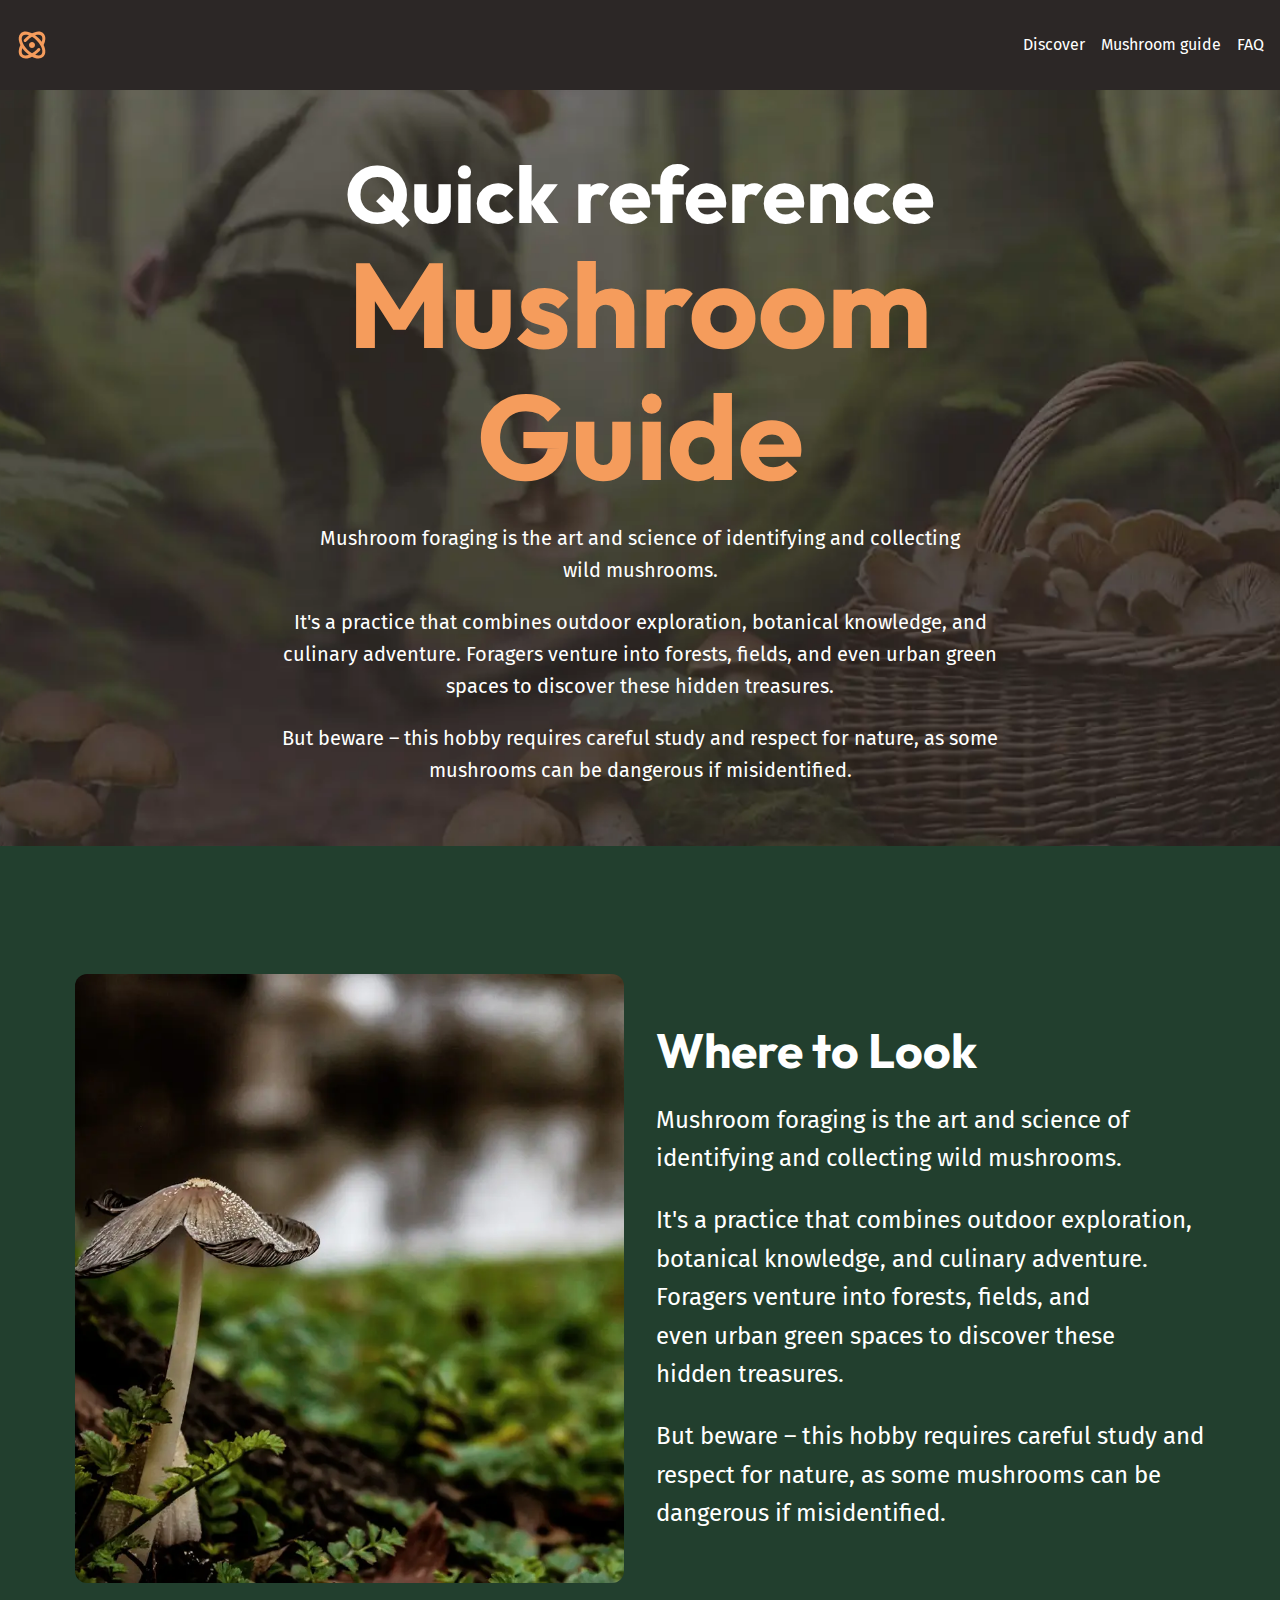
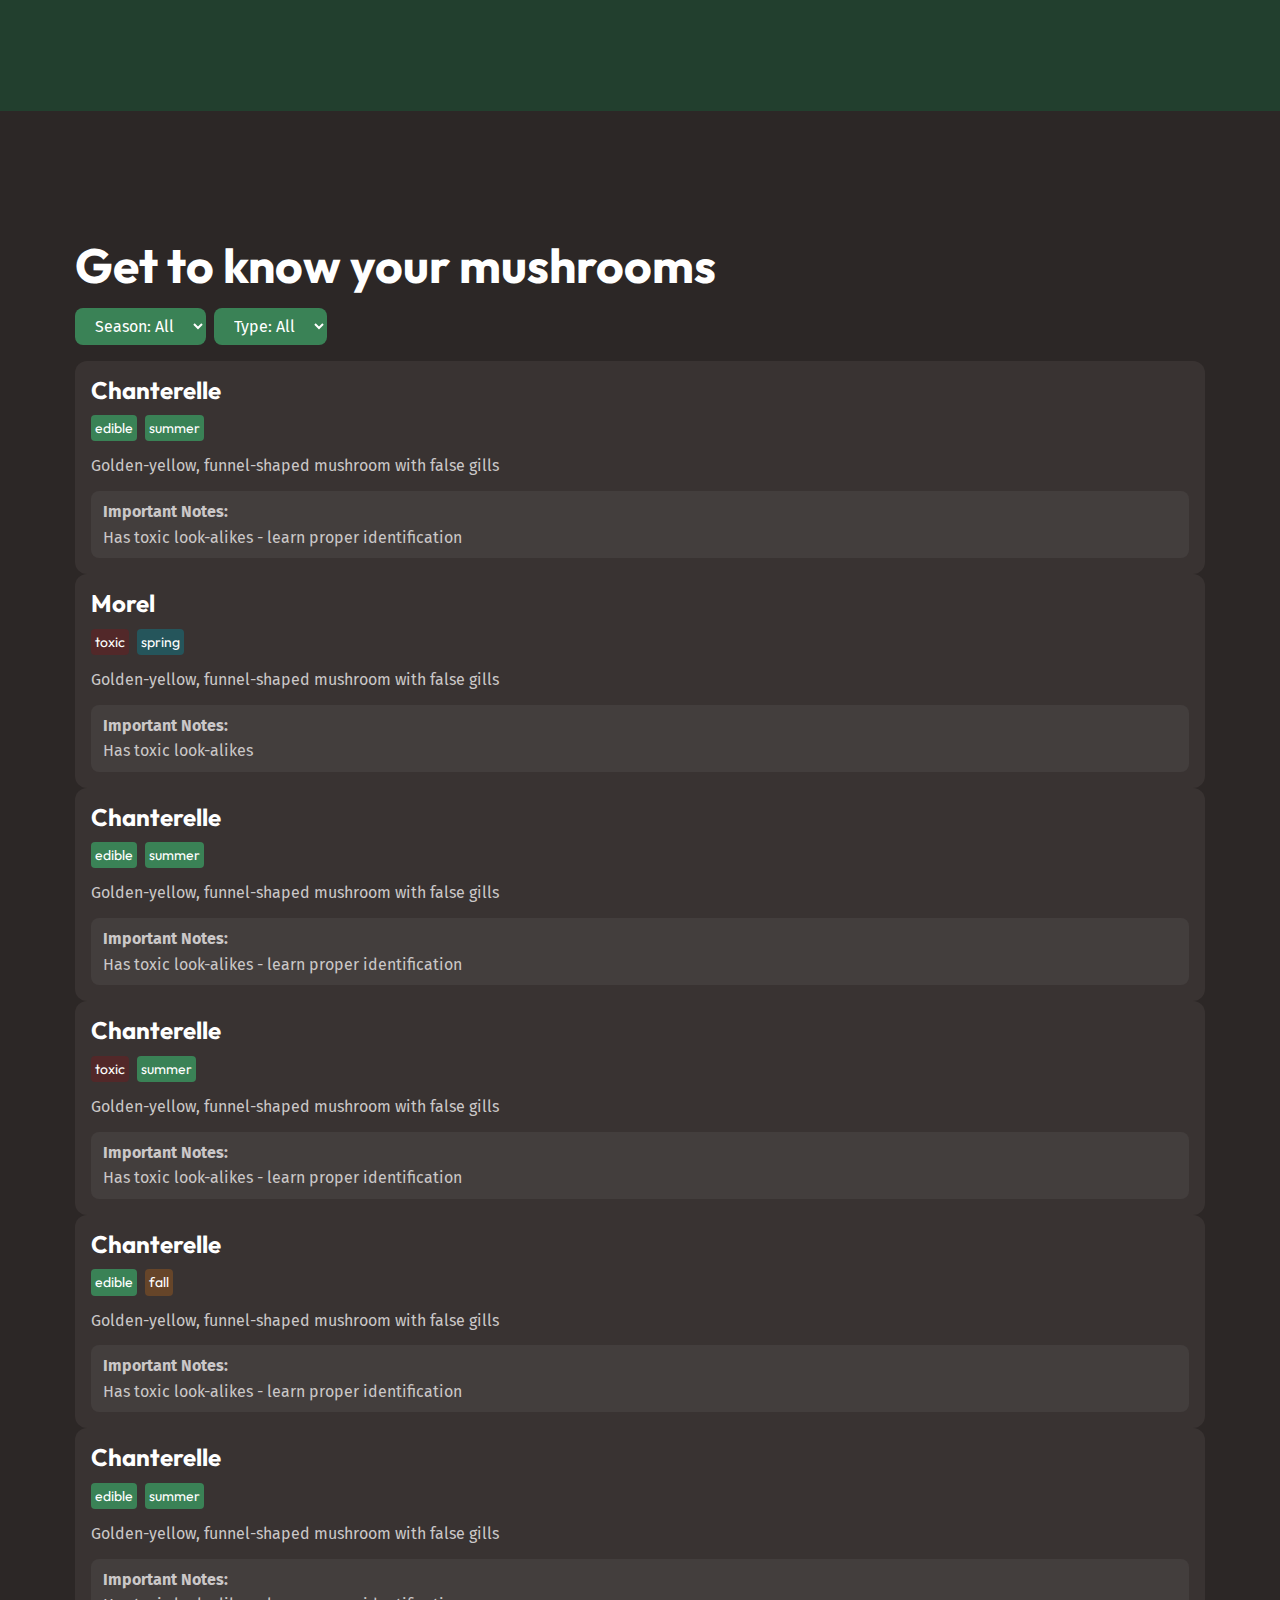
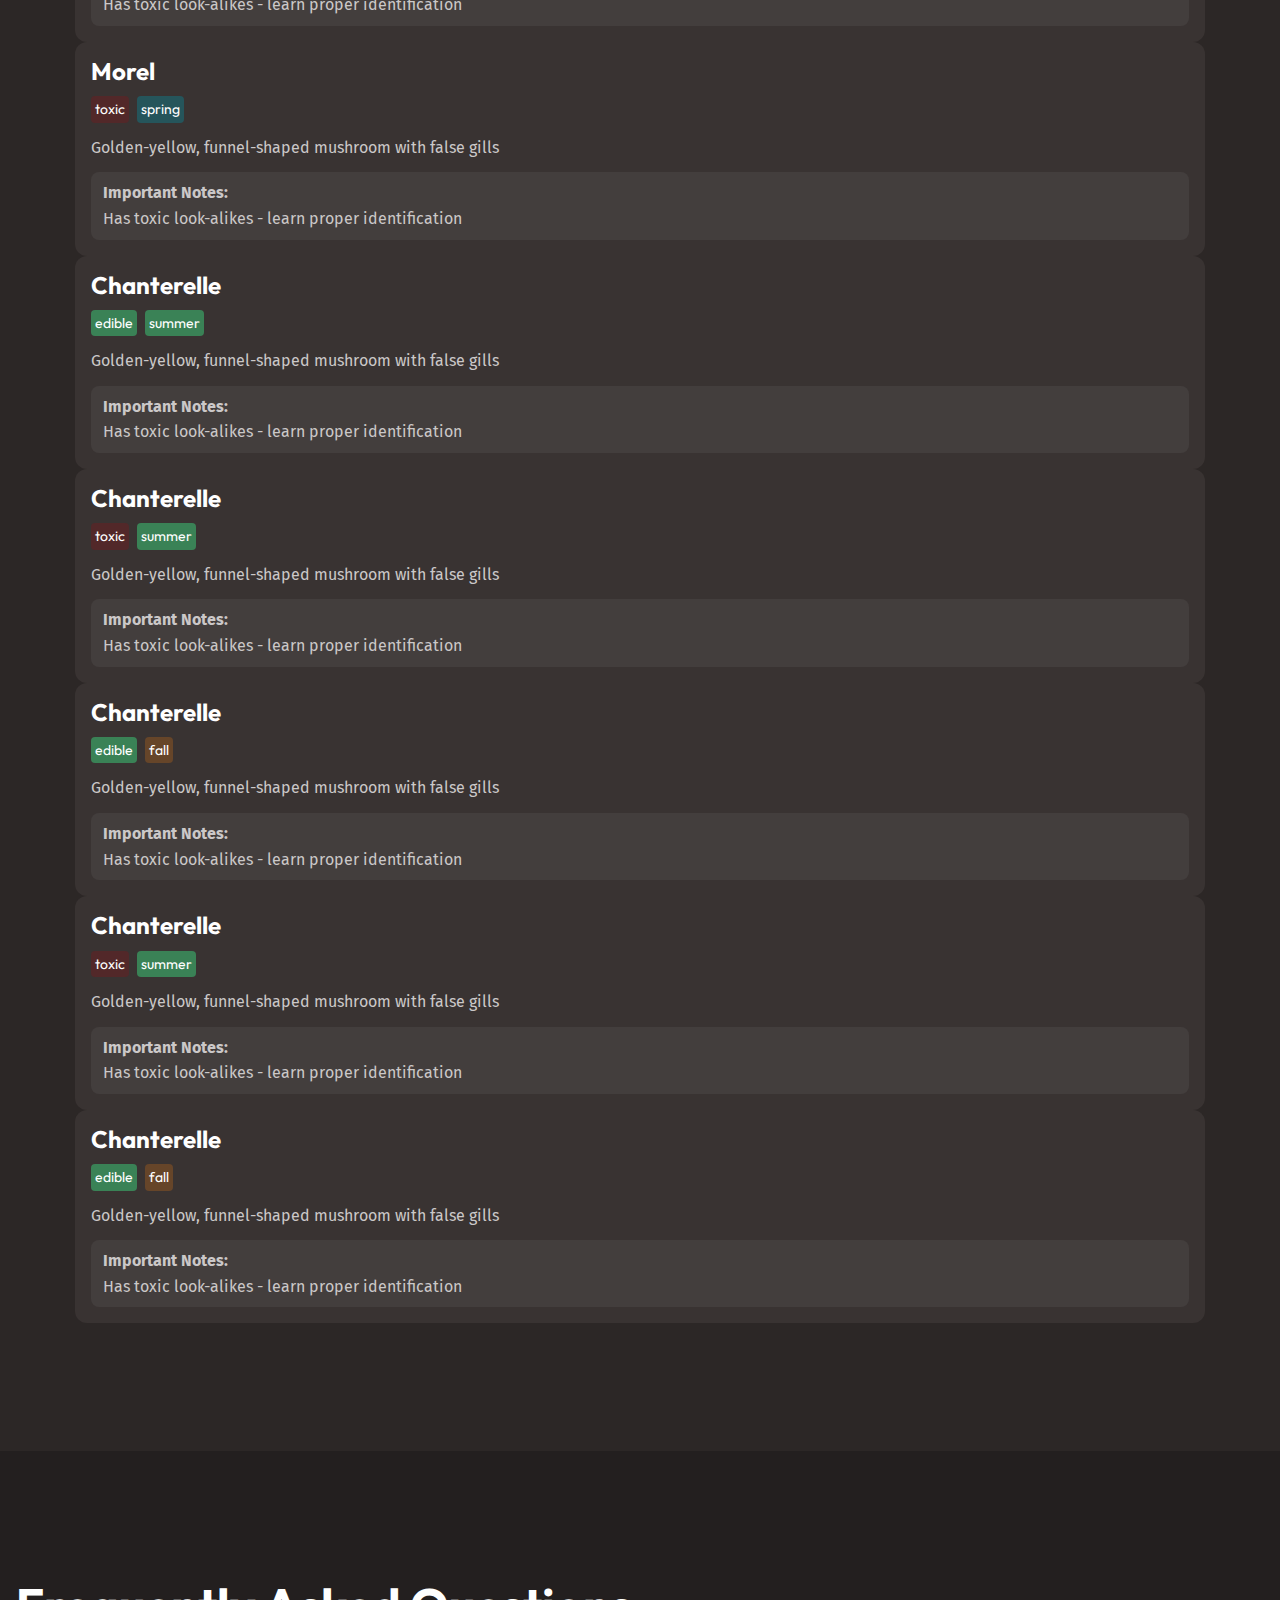
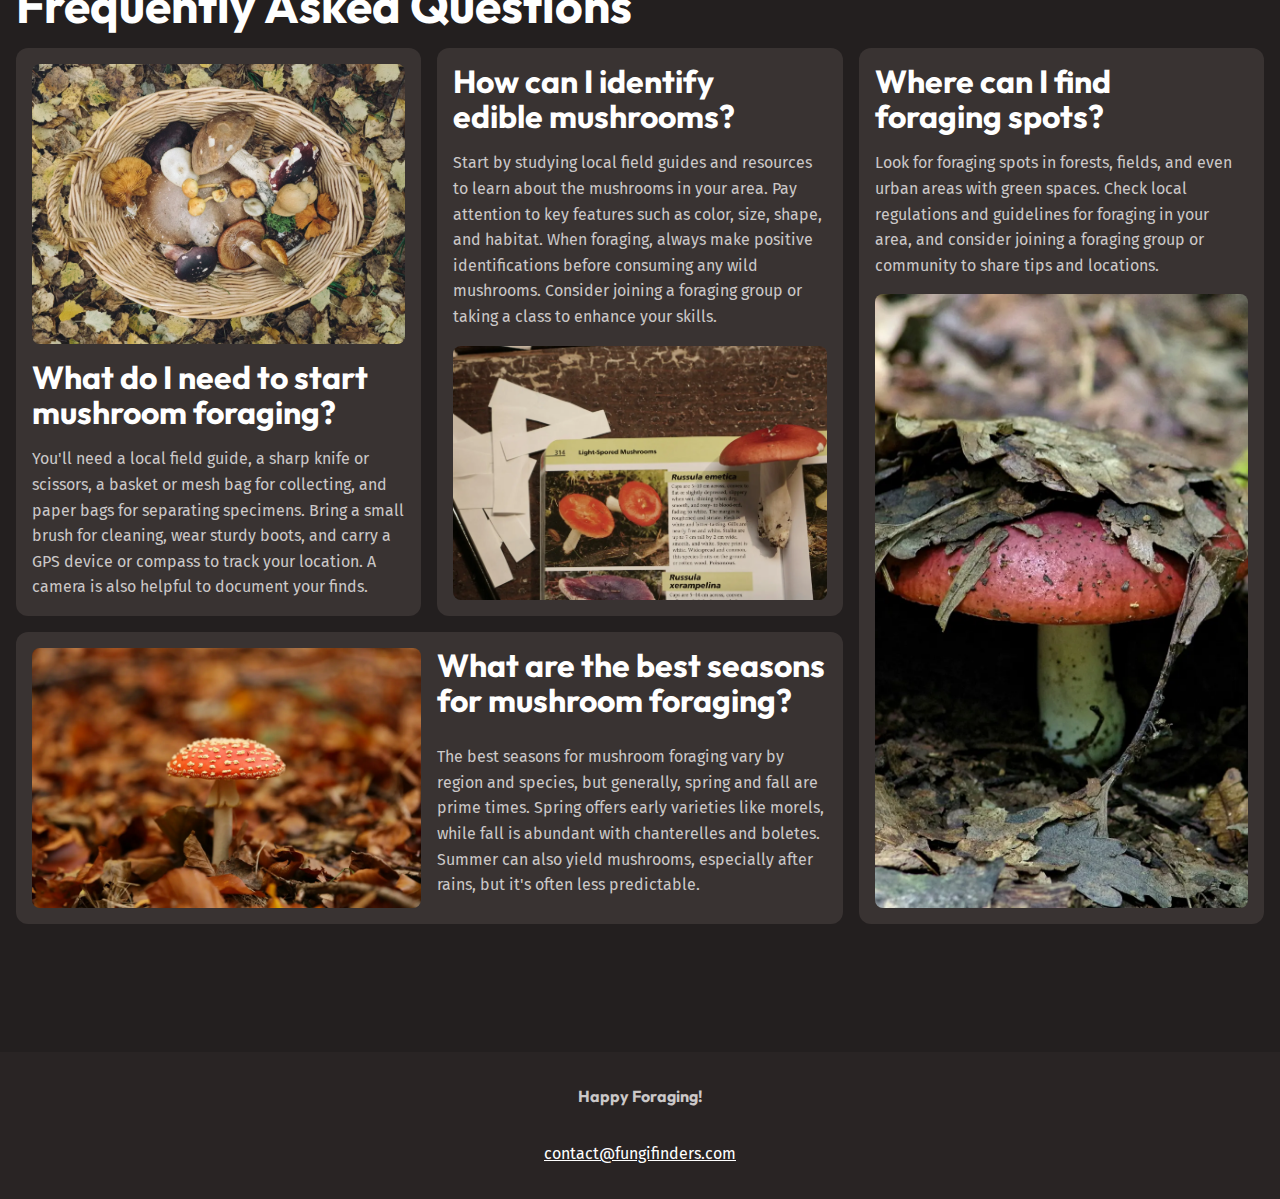
<file: mushroom-guide.html>
<!DOCTYPE html>
<html lang="en">
  <head>
    <meta charset="UTF-8" />
    <meta name="viewport" content="width=device-width, initial-scale=1.0" />
    <title>Fungi Finders</title>
    <link rel="icon" type="image/svg+xml" href="/resources/svg/logomark.svg" />
    <link rel="stylesheet" href="styles.css" />
    <link rel="preconnect" href="https://fonts.googleapis.com" />
    <link rel="preconnect" href="https://fonts.gstatic.com" crossorigin />
    <link
      href="https://fonts.googleapis.com/css2?family=Fira+Sans:wght@400;700&family=Outfit:wght@100..900&display=swap"
      rel="stylesheet"
    />
    <script src="main.js" defer></script>
  </head>
  <body>
    <a href="#main" class="skip-to-main">Skip to main content</a>
    <header class="site-header">
      <div class="wrapper wide">
        <div class="site-header__inner">
          <img src="/resources/svg/logomark.svg" alt="" />
          <button aria-controls="primary-nav" aria-expanded="false">
            <span class="visually-hidden">Menu</span>
            <img src="/resources/svg/hamburger.svg" alt="" />
          </button>
          <nav id="primary-nav" class="primary-navigation">
            <ul>
              <li><a href="/">Discover</a></li>
              <li><a href="/mushroom-guide.html">Mushroom guide</a></li>
              <li><a href="/mushroom-guide.html#faq">FAQ</a></li>
            </ul>
          </nav>
        </div>
      </div>
    </header>

    <main id="main">
      <section class="hero" data-padding="compact">
        <div class="wrapper narrow flow">
          <h1 class="hero__title">
            Quick reference <span>Mushroom Guide</span>
          </h1>
          <div class="flow">
            <p>
              Mushroom foraging is the art and science of identifying and
              collecting wild mushrooms.
            </p>
            <p>
              It's a practice that combines outdoor exploration, botanical
              knowledge, and culinary adventure. Foragers venture into forests,
              fields, and even urban green spaces to discover these hidden
              treasures.
            </p>
            <p>
              But beware – this hobby requires careful study and respect for
              nature, as some mushrooms can be dangerous if misidentified.
            </p>
          </div>
        </div>
      </section>

      <!-- where to look -->
      <section class="background-accent-dark section">
        <div class="wrapper">
          <div class="equal-columns" data-alignment="center" data-gap="large">
            <div>
              <img src="resources/webp/where-to-look.webp" alt="" />
            </div>
            <div class="flow font-size-lg text-high-contrast">
              <h2 class="section-title">Where to Look</h2>
              <p>
                Mushroom foraging is the art and science of identifying and
                collecting wild mushrooms.
              </p>
              <p>
                It's a practice that combines outdoor exploration, botanical
                knowledge, and culinary adventure. Foragers venture into
                forests, fields, and even urban green spaces to discover these
                hidden treasures.
              </p>
              <p>
                But beware – this hobby requires careful study and respect for
                nature, as some mushrooms can be dangerous if misidentified.
              </p>
            </div>
          </div>
        </div>
      </section>

      <section class="mushroom-guide section">
        <div class="wrapper">
          <div class="flow">
            <h2 class="section-title">Get to know your mushrooms</h2>
            <div class="flex-group">
              <select>
                <option value="all">Season: All</option>
                <option value="spring">Spring</option>
                <option value="summer">Summer</option>
                <option value="fall">Fall</option>
              </select>
              <select name="" id="">
                <option value="all">Type: All</option>
                <option value="edible">Edible</option>
                <option value="toxic">Toxic</option>
              </select>
            </div>

            <!-- grid of mushrooms -->
            <div class="grid-auto-fit">
              <div class="card">
                <h3 class="card__title">Chanterelle</h3>
                <ul
                  class="tag-list"
                  role="list"
                  aria-label="mushroom characteristics"
                >
                  <li data-edible="edible">
                    <span class="visually-hidden">This mushroom is </span>
                    edible
                  </li>
                  <li data-season="summer">
                    <span class="visually-hidden"
                      >Best season to harvest this mushroom is
                    </span>
                    summer
                  </li>
                </ul>
                <p>Golden-yellow, funnel-shaped mushroom with false gills</p>
                <div class="card__note">
                  <strong>Important Notes: </strong>
                  <p>Has toxic look-alikes - learn proper identification</p>
                </div>
              </div>
              <div class="card">
                <h3 class="card__title">Morel</h3>
                <ul
                  class="tag-list"
                  role="list"
                  aria-label="mushroom characteristics"
                >
                  <li data-edible="toxic">
                    <span class="visually-hidden">This mushroom is </span>
                    toxic
                  </li>
                  <li data-season="spring">
                    <span class="visually-hidden"
                      >Best season to harvest this mushroom is
                    </span>
                    spring
                  </li>
                </ul>
                <p>Golden-yellow, funnel-shaped mushroom with false gills</p>
                <div class="card__note">
                  <strong>Important Notes: </strong>
                  <p>Has toxic look-alikes</p>
                </div>
              </div>
              <div class="card">
                <h3 class="card__title">Chanterelle</h3>
                <ul
                  class="tag-list"
                  role="list"
                  aria-label="mushroom characteristics"
                >
                  <li data-edible="edible">
                    <span class="visually-hidden">This mushroom is </span>
                    edible
                  </li>
                  <li data-season="summer">
                    <span class="visually-hidden"
                      >Best season to harvest this mushroom is
                    </span>
                    summer
                  </li>
                </ul>
                <p>Golden-yellow, funnel-shaped mushroom with false gills</p>
                <div class="card__note">
                  <strong>Important Notes: </strong>
                  <p>Has toxic look-alikes - learn proper identification</p>
                </div>
              </div>
              <div class="card">
                <h3 class="card__title">Chanterelle</h3>
                <ul
                  class="tag-list"
                  role="list"
                  aria-label="mushroom characteristics"
                >
                  <li data-edible="toxic">
                    <span class="visually-hidden">This mushroom is </span>
                    toxic
                  </li>
                  <li data-season="summer">
                    <span class="visually-hidden"
                      >Best season to harvest this mushroom is
                    </span>
                    summer
                  </li>
                </ul>
                <p>Golden-yellow, funnel-shaped mushroom with false gills</p>
                <div class="card__note">
                  <strong>Important Notes: </strong>
                  <p>Has toxic look-alikes - learn proper identification</p>
                </div>
              </div>
              <div class="card">
                <h3 class="card__title">Chanterelle</h3>
                <ul
                  class="tag-list"
                  role="list"
                  aria-label="mushroom characteristics"
                >
                  <li data-edible="edible">
                    <span class="visually-hidden">This mushroom is </span>
                    edible
                  </li>
                  <li data-season="fall">
                    <span class="visually-hidden"
                      >Best season to harvest this mushroom is
                    </span>
                    fall
                  </li>
                </ul>
                <p>Golden-yellow, funnel-shaped mushroom with false gills</p>
                <div class="card__note">
                  <strong>Important Notes: </strong>
                  <p>Has toxic look-alikes - learn proper identification</p>
                </div>
              </div>
              <div class="card">
                <h3 class="card__title">Chanterelle</h3>
                <ul
                  class="tag-list"
                  role="list"
                  aria-label="mushroom characteristics"
                >
                  <li data-edible="edible">
                    <span class="visually-hidden">This mushroom is </span>
                    edible
                  </li>
                  <li data-season="summer">
                    <span class="visually-hidden"
                      >Best season to harvest this mushroom is
                    </span>
                    summer
                  </li>
                </ul>
                <p>Golden-yellow, funnel-shaped mushroom with false gills</p>
                <div class="card__note">
                  <strong>Important Notes: </strong>
                  <p>Has toxic look-alikes - learn proper identification</p>
                </div>
              </div>
              <div class="card">
                <h3 class="card__title">Morel</h3>
                <ul
                  class="tag-list"
                  role="list"
                  aria-label="mushroom characteristics"
                >
                  <li data-edible="toxic">
                    <span class="visually-hidden">This mushroom is </span>
                    toxic
                  </li>
                  <li data-season="spring">
                    <span class="visually-hidden"
                      >Best season to harvest this mushroom is
                    </span>
                    spring
                  </li>
                </ul>
                <p>Golden-yellow, funnel-shaped mushroom with false gills</p>
                <div class="card__note">
                  <strong>Important Notes: </strong>
                  <p>Has toxic look-alikes - learn proper identification</p>
                </div>
              </div>
              <div class="card">
                <h3 class="card__title">Chanterelle</h3>
                <ul
                  class="tag-list"
                  role="list"
                  aria-label="mushroom characteristics"
                >
                  <li data-edible="edible">
                    <span class="visually-hidden">This mushroom is </span>
                    edible
                  </li>
                  <li data-season="summer">
                    <span class="visually-hidden"
                      >Best season to harvest this mushroom is
                    </span>
                    summer
                  </li>
                </ul>
                <p>Golden-yellow, funnel-shaped mushroom with false gills</p>
                <div class="card__note">
                  <strong>Important Notes: </strong>
                  <p>Has toxic look-alikes - learn proper identification</p>
                </div>
              </div>
              <div class="card">
                <h3 class="card__title">Chanterelle</h3>
                <ul
                  class="tag-list"
                  role="list"
                  aria-label="mushroom characteristics"
                >
                  <li data-edible="toxic">
                    <span class="visually-hidden">This mushroom is </span>
                    toxic
                  </li>
                  <li data-season="summer">
                    <span class="visually-hidden"
                      >Best season to harvest this mushroom is
                    </span>
                    summer
                  </li>
                </ul>
                <p>Golden-yellow, funnel-shaped mushroom with false gills</p>
                <div class="card__note">
                  <strong>Important Notes: </strong>
                  <p>Has toxic look-alikes - learn proper identification</p>
                </div>
              </div>
              <div class="card">
                <h3 class="card__title">Chanterelle</h3>
                <ul
                  class="tag-list"
                  role="list"
                  aria-label="mushroom characteristics"
                >
                  <li data-edible="edible">
                    <span class="visually-hidden">This mushroom is </span>
                    edible
                  </li>
                  <li data-season="fall">
                    <span class="visually-hidden"
                      >Best season to harvest this mushroom is
                    </span>
                    fall
                  </li>
                </ul>
                <p>Golden-yellow, funnel-shaped mushroom with false gills</p>
                <div class="card__note">
                  <strong>Important Notes: </strong>
                  <p>Has toxic look-alikes - learn proper identification</p>
                </div>
              </div>
              <div class="card">
                <h3 class="card__title">Chanterelle</h3>
                <ul
                  class="tag-list"
                  role="list"
                  aria-label="mushroom characteristics"
                >
                  <li data-edible="toxic">
                    <span class="visually-hidden">This mushroom is </span>
                    toxic
                  </li>
                  <li data-season="summer">
                    <span class="visually-hidden"
                      >Best season to harvest this mushroom is
                    </span>
                    summer
                  </li>
                </ul>
                <p>Golden-yellow, funnel-shaped mushroom with false gills</p>
                <div class="card__note">
                  <strong>Important Notes: </strong>
                  <p>Has toxic look-alikes - learn proper identification</p>
                </div>
              </div>
              <div class="card">
                <h3 class="card__title">Chanterelle</h3>
                <ul
                  class="tag-list"
                  role="list"
                  aria-label="mushroom characteristics"
                >
                  <li data-edible="edible">
                    <span class="visually-hidden">This mushroom is </span>
                    edible
                  </li>
                  <li data-season="fall">
                    <span class="visually-hidden"
                      >Best season to harvest this mushroom is
                    </span>
                    fall
                  </li>
                </ul>
                <p>Golden-yellow, funnel-shaped mushroom with false gills</p>
                <div class="card__note">
                  <strong>Important Notes: </strong>
                  <p>Has toxic look-alikes - learn proper identification</p>
                </div>
              </div>
            </div>
          </div>
        </div>
      </section>

      <!-- faq -->
      <section id="faq" class="background-extra-dark section">
        <div class="wrapper wide flow">
          <h2 class="section-title">Frequently Asked Questions</h2>
          <div class="faq-bento">
            <div class="card">
              <img src="/resources/webp/start-foraging.webp" alt="" />
              <h3 class="card__title">
                What do I need to start mushroom foraging?
              </h3>
              <p>
                You'll need a local field guide, a sharp knife or scissors, a
                basket or mesh bag for collecting, and paper bags for separating
                specimens. Bring a small brush for cleaning, wear sturdy boots,
                and carry a GPS device or compass to track your location. A
                camera is also helpful to document your finds.
              </p>
            </div>
            <div class="card">
              <img src="/resources/webp/identify-mushrooms.webp" alt="" />
              <h3 class="card__title">How can I identify edible mushrooms?</h3>
              <p>
                Start by studying local field guides and resources to learn
                about the mushrooms in your area. Pay attention to key features
                such as color, size, shape, and habitat. When foraging, always
                make positive identifications before consuming any wild
                mushrooms. Consider joining a foraging group or taking a class
                to enhance your skills.
              </p>
            </div>
            <div class="card">
              <img src="/resources/webp/best-seasons.webp" alt="" />
              <h3 class="card__title">
                What are the best seasons for mushroom foraging?
              </h3>
              <p>
                The best seasons for mushroom foraging vary by region and
                species, but generally, spring and fall are prime times. Spring
                offers early varieties like morels, while fall is abundant with
                chanterelles and boletes. Summer can also yield mushrooms,
                especially after rains, but it's often less predictable.
              </p>
            </div>
            <div class="card">
              <img src="/resources/webp/where-to-find.webp" alt="" />
              <h3 class="card__title">Where can I find foraging spots?</h3>
              <p>
                Look for foraging spots in forests, fields, and even urban areas
                with green spaces. Check local regulations and guidelines for
                foraging in your area, and consider joining a foraging group or
                community to share tips and locations.
              </p>
            </div>
          </div>
        </div>
      </section>
    </main>

    <footer class="site-footer">
      <p class="site-footer__title">Happy Foraging!</p>
      <a href="mailto:contact@fungifinders.com">contact@fungifinders.com</a>
    </footer>
  </body>
</html>
</file>
<file: styles.css>
/* Sets order of layers */
@layer reset, base, layout, components, utilities;

@view-transition {
  navigation: auto;
}

/* Base styles */
@layer base {
  :root {
    /* colors */
    --clr-white: hsl(0, 0%, 100%);
    --clr-gray-100: hsl(0, 2%, 79%);
    --clr-brand-400: hsl(25, 88%, 75%);
    --clr-brand-500: hsl(25, 88%, 66%);
    --clr-green-400: hsl(143, 19%, 49%);
    --clr-green-500: hsl(143, 38%, 37%);
    --clr-green-600: hsl(145, 29%, 19%);

    --clr-brown-100: hsl(10, 5%, 90%);
    --clr-brown-200: hsl(9, 7%, 85%);
    --clr-brown-300: hsl(9, 8%, 75%);
    --clr-brown-400: hsl(0, 6%, 60%);

    --clr-brown-500: hsl(10, 5%, 25%);
    --clr-brown-600: hsl(9, 7%, 21%);
    --clr-brown-700: hsl(9, 8%, 16%);
    --clr-brown-800: hsl(0, 6%, 15%);
    --clr-brown-900: hsl(0, 6%, 13%);

    --clr-orange-500: hsl(28, 43%, 28%);
    --clr-red-500: hsl(359, 34%, 24%);
    --clr-teal-500: hsl(186, 42%, 25%);

    /* border radius */
    --border-radius-1: 0.25rem;
    --border-radius-2: 0.5rem;
    --border-radius-3: 0.75rem;

    /* fonts */
    --ff-body: "Fira Sans", sans-serif;
    --ff-heading: "Outfit", sans-serif;

    --fs-300: 0.875rem;
    --fs-400: 1rem;
    --fs-500: 1.125rem;
    --fs-600: 1.25rem;
    --fs-700: 1.5rem;
    --fs-800: 2rem;
    --fs-900: 3.75rem;
    --fs-1000: 3.75rem;

    @media (width > 760px) {
      --fs-300: 0.875rem;
      --fs-400: 1rem;
      --fs-500: 1.25rem;
      --fs-600: 1.5rem;
      --fs-700: 2rem;
      --fs-800: 3rem;
      --fs-900: 5rem;
      --fs-1000: 7.5rem;
    }

    /* semantics */
    --text-main: var(--clr-gray-100);
    --text-high-contrast: var(--clr-white);
    --text-brand: var(--clr-brand-500);
    --text-brand-light: var(--clr-brand-400);

    --background-accent-light: var(--clr-green-400);
    --background-accent-main: var(--clr-green-500);
    --background-accent-dark: var(--clr-green-600);

    --background-extra-light: var(--clr-brown-500);
    --background-light: var(--clr-brown-600);
    --background-main: var(--clr-brown-700);
    --background-dark: var(--clr-brown-800);
    --background-extra-dark: var(--clr-brown-900);

    --font-size-heading-sm: var(--fs-700);
    --font-size-heading-regular: var(--fs-800);
    --font-size-heading-lg: var(--fs-900);
    --font-size-heading-xl: var(--fs-1000);

    --font-size-sm: var(--fs-300);
    --font-size-regular: var(--fs-400);
    --font-size-md: var(--fs-500);
    --font-size-lg: var(--fs-600);
  }

  html {
    font-family: var(--ff-body);
    line-height: 1.6;
  }

  body {
    font-size: var(--font-size-regular);
    color: var(--text-main);
    background-color: var(--background-main);
  }

  h1,
  h2,
  h3,
  h4 {
    font-family: var(--ff-heading);
    color: var(--text-high-contrast);
  }

  a {
    color: var(--text-high-contrast);
  }

  a:hover,
  a:focus-visible {
    color: var(--text-brand-light);
  }

  h1 {
    font-size: var(--font-size-heading-xl);
  }

  img {
    border-radius: var(--border-radius-3);
  }

  section {
    padding-block: 3.75rem;

    @media (width > 760px) {
      padding-block: 8rem;

      &[data-padding="compact"] {
        padding-block: 3.75rem;
      }
    }
  }
}

@layer layout {
  .flex-group {
    display: flex;
    flex-wrap: wrap;
    gap: 0.5rem;
  }

  .flow > :where(:not(:first-child)) {
    margin-top: var(--flow-spacer, 1em);
  }

  .grid-flow {
    display: grid;
    gap: var(--grid-flow-gap, 1rem);
  }

  .grid-auto-fill {
    --auto-fit-min-column-size: 250px;
    display: grid;
    gap: 1rem;
    grid-template-columns: repeat(
      auto-fill,
      minmax(min(var(--auto-fit-min-column-size), 100%), 1fr)
    );
  }

  .equal-columns {
    display: grid;
    gap: var(--equal-columns-gap, 1rem);
    align-items: var(--equal-columns-vertical-alignment, stretch);

    @media (width > 760px) {
      grid-auto-flow: column;
      grid-auto-columns: 1fr;
    }

    &[data-gap="large"] {
      --equal-columns-gap: 2rem;
    }

    &[data-alignment="center"] {
      --equal-columns-vertical-alignment: center;
    }
  }

  .wrapper {
    max-width: 1130px;
    margin-inline: auto;
    padding-inline: 1rem;

    /* to prevent padding from affecting the width */
    box-sizing: content-box;
  }

  & .wide {
    max-width: 1330px;
  }

  & .narrow {
    max-width: 720px;
  }
}

@layer components {
  .skip-to-main {
    position: absolute;
    top: 1rem;
    left: 1rem;
    padding: 1rem;
    background: var(--background-accent-main);
    border-radius: var(--border-radius-2);
  }

  .skip-to-main:not(:focus) {
    clip: rect(0 0 0 0);
    clip-path: inset(50%);
    height: 1px;
    width: 1px;
    overflow: hidden;
    white-space: nowrap;
  }

  .site-header {
    padding-block: 1rem;

    overflow-x: clip;
    position: relative;
  }

  .site-header__inner {
    display: flex;
    gap: 0.5rem 1rem;
    flex-wrap: wrap;
    justify-content: space-between;
  }

  [aria-controls="primary-nav"] {
    display: none;

    @media (width < 760px) {
      display: block;
      z-index: 100;
      cursor: pointer;
      background: transparent;
      border: 0;
    }

    img {
      border-radius: unset;
    }
  }

  .primary-navigation {
    ul {
      display: flex;
      flex-wrap: wrap;
      gap: 0.5rem 1rem;
      list-style: none;
    }

    a {
      text-decoration: none;
    }

    @media (width < 760px) {
      display: none;
      opacity: 0;
      transition: opacity 0.2s, display 0.2s, translate 0.3s;
      transition-behavior: allow-discrete;
      translate: 100% 0%;

      position: absolute;
      z-index: 10;
      top: 0;
      right: 0;
      font-size: var(--font-size-lg);
      font-weight: 700;
      font-family: var(--ff-heading);
      background-color: var(--background-accent-main);
      padding: 1.5rem;
      border-radius: 0 0 0 var(--border-radius-3);

      ul {
        gap: 0;
        flex-direction: column;
        padding-left: 0;
        margin-block: 0;
      }

      li {
        --delay: 0.2s;
        translate: 50%;
        transition: translate 0.2s var(--delay), opacity 0.2s var(--delay);
      }

      li:nth-child(2) {
        --delay: 0.3s;
      }

      li:nth-child(3) {
        --delay: 0.4s;
      }

      li:not(:first-child) {
        margin-block-start: 1rem;
        padding-block-start: 1rem;
        border-top: 2px solid var(--background-accent-light);
      }

      [aria-expanded="true"] ~ & {
        display: block;
        opacity: 1;
        translate: 0 0;

        @starting-style {
          opacity: 0;
          translate: 0 -30%;
        }

        li {
          opacity: 1;
          translate: 0 0;

          @starting-style {
            opacity: 0;
            translate: 50% 0%;
          }
        }
      }
    }
  }

  .site-footer {
    text-align: center;
    background-color: var(--background-dark);
    padding-block: 2rem;
    display: grid;
    gap: 2rem;

    a {
      color: var(--text-high-contrast);
    }

    a:hover,
    a:focus-visible {
      color: var(--text-brand-light);
    }
  }

  .site-footer__title {
    font-size: var(--font-size-heading-md);
    font-family: var(--ff-heading);
    font-weight: 700;
  }

  .hero {
    text-align: center;
    font-size: var(--font-size-md);
    color: var(--text-high-contrast);
    background-image: url(/resources/webp/hero.webp);
    background-size: cover;
    background-position: center;

    animation: fade-out forwards;
    animation-timeline: view();
    animation-range-start: exit;
  }

  .hero__title {
    font-size: var(--font-size-heading-lg);

    span {
      font-size: var(--font-size-heading-xl);
      color: var(--text-brand);
      display: block;
    }
  }

  .faq-bento {
    --card-title-color: var(--text-high-contrast);

    display: grid;
    gap: 1rem;
    grid-template-areas:
      "card-one"
      "card-two"
      "card-three"
      "card-four";

    @media (width > 600px) {
      grid-template-areas:
        "card-one card-two"
        "card-three card-four";
    }

    @media (width > 900px) {
      grid-template-columns: repeat(3, 1fr);
      grid-template-areas:
        "card-one card-two card-four"
        "card-three card-three card-four";
    }

    .card > img {
      height: 100%;
      object-fit: cover;
    }

    @media (width > 600px) {
      .card:nth-child(even) > img {
        order: 3;
      }
    }

    .card:nth-child(1) {
      grid-area: card-one;
    }
    .card:nth-child(2) {
      grid-area: card-two;
    }
    .card:nth-child(3) {
      grid-area: card-three;

      @media (width > 900px) {
        display: grid;
        grid-template-columns: 1fr 1fr;
      }

      img {
        grid-column: 1 / 2;
        grid-row: 1 / 3;
      }
    }
    .card:nth-child(4) {
      grid-area: card-four;
    }
  }

  .mushroom-guide {
    --card-title-font-size: var(--font-size-lg);
    --card-title-color: var(--text-high-contrast);
    --card-gap: 0.75rem;
  }

  .card {
    display: flex;
    flex-direction: column;
    gap: var(--card-gap, 1rem);
    padding: 1rem;
    background-color: var(--background-light);
    border-radius: var(--border-radius-3);

    img {
      border-radius: var(--border-radius-2);
    }
  }

  .card__title {
    font-size: var(--card-title-font-size, var(--font-size-heading-sm));
    color: var(--card-title-color, var(--text-brand));
  }

  .card__note {
    margin-block-start: auto;
    background-color: var(--background-extra-light);
    padding: 0.5rem 0.75rem;
    border-radius: var(--border-radius-2);
  }

  .tag-list {
    display: flex;
    flex-wrap: wrap;
    gap: 0.5rem;

    li {
      font-family: var(--ff-heading);
      color: var(--text-high-contrast);
      font-size: var(--font-size-sm);
      padding: 0.125rem 0.25rem;
      background-color: var(--tag-bg, red);
      border-radius: var(--border-radius-1);
    }

    [data-edible="edible"] {
      --tag-bg: var(--background-accent-main);
    }
    [data-edible="toxic"] {
      --tag-bg: var(--clr-red-500);
    }
    [data-season="summer"] {
      --tag-bg: var(--background-accent-main);
    }
    [data-season="spring"] {
      --tag-bg: var(--clr-teal-500);
    }
    [data-season="fall"] {
      --tag-bg: var(--clr-orange-500);
    }
  }

  .button {
    display: inline-flex;
    font-size: var(--font-size-md);
    text-decoration: none;
    cursor: pointer;
    padding: 0.5em 1em;
    background-color: var(--background-accent-main);
    font-family: var(--ff-heading);
    font-weight: 700;
    border-radius: var(--border-radius-2);
  }

  .button:hover,
  .button:focus-visible {
    color: var(--text-high-contrast);
    background-color: var(--background-accent-light);
  }

  select {
    padding: 0.5rem 1rem;
    background-color: var(--background-accent-main);
    border: 0;
    border-radius: var(--border-radius-2);
    color: var(--text-high-contrast);
  }
}

/* Reset styles */
@layer reset {
  *,
  *::before,
  *::after {
    box-sizing: border-box;
  }

  /* https://kilianvalkhof.com/2022/css-html/your-css-reset-needs-text-size-adjust-probably/ */
  html {
    -moz-text-size-adjust: none;
    -webkit-text-size-adjust: none;
    text-size-adjust: none;
    scroll-padding: 3rem;
  }

  @media (prefers-reduced-motion: no-preference) {
    html {
      scroll-behavior: smooth;
    }
  }

  body,
  h1,
  h2,
  h3,
  h4,
  p,
  figure,
  blockquote,
  dl,
  dd {
    margin: 0;
  }

  /* https://www.scottohara.me/blog/2019/01/12/lists-and-safari.html */
  [role="list"] {
    list-style: none;
    margin: 0;
    padding: 0;
  }

  body {
    min-block-size: 100vh;
    line-height: 1.6;
  }

  h1,
  h2,
  h3,
  button,
  input,
  label {
    line-height: 1.1;
  }

  h1,
  h2,
  h3,
  h4 {
    text-wrap: balance;
  }

  p,
  li {
    text-wrap: pretty;
  }

  img,
  picture {
    max-inline-size: 100%;
    display: block;
  }

  input,
  button,
  textarea,
  select {
    font: inherit;
  }
}

/* Utility */
@layer utilities {
  [hidden] {
    display: none;
  }

  .resizing * {
    transition: none;
    animation: paused;
  }

  .visually-hidden {
    clip: rect(0 0 0 0);
    clip-path: inset(50%);
    height: 1px;
    overflow: hidden;
    position: absolute;
    white-space: nowrap;
    width: 1px;
  }

  .text-main {
    color: var(--text-main);
  }
  .text-high-contrast {
    color: var(--text-high-contrast);
  }
  .text-brand {
    color: var(--text-brand);
  }
  .text-brand-light {
    color: var(--text-brand-light);
  }

  .background-accent-light {
    background-color: var(--background-accent-light);
  }
  .background-accent-main {
    background-color: var(--background-accent-main);
  }
  .background-accent-dark {
    background-color: var(--background-accent-dark);
  }

  .background-extra-light {
    background-color: var(--background-extra-light);
  }
  .background-light {
    background-color: var(--background-light);
  }
  .background-main {
    background-color: var(--background-main);
  }
  .background-dark {
    background-color: var(--background-dark);
  }
  .background-extra-dark {
    background-color: var(--background-extra-dark);
  }

  .font-size-heading-sm {
    font-size: var(--font-size-heading-sm);
  }
  .font-size-heading-regular {
    font-size: var(--font-size-heading-regular);
  }
  .font-size-heading-lg {
    font-size: var(--font-size-heading-lg);
  }
  .font-size-heading-xl {
    font-size: var(--font-size-heading-xl);
  }

  .font-size-sm {
    font-size: var(--font-size-sm);
  }
  .font-size-regular {
    font-size: var(--font-size-regular);
  }
  .font-size-md {
    font-size: var(--font-size-md);
  }
  .font-size-lg {
    font-size: var(--font-size-lg);
  }

  .section-title {
    font-size: var(--font-size-heading-regular);
  }

  .text-center {
    text-align: center;
  }
}

@keyframes fade-out {
  from {
    opacity: 1;
  }
  to {
    opacity: 0;
  }
}
</file>
